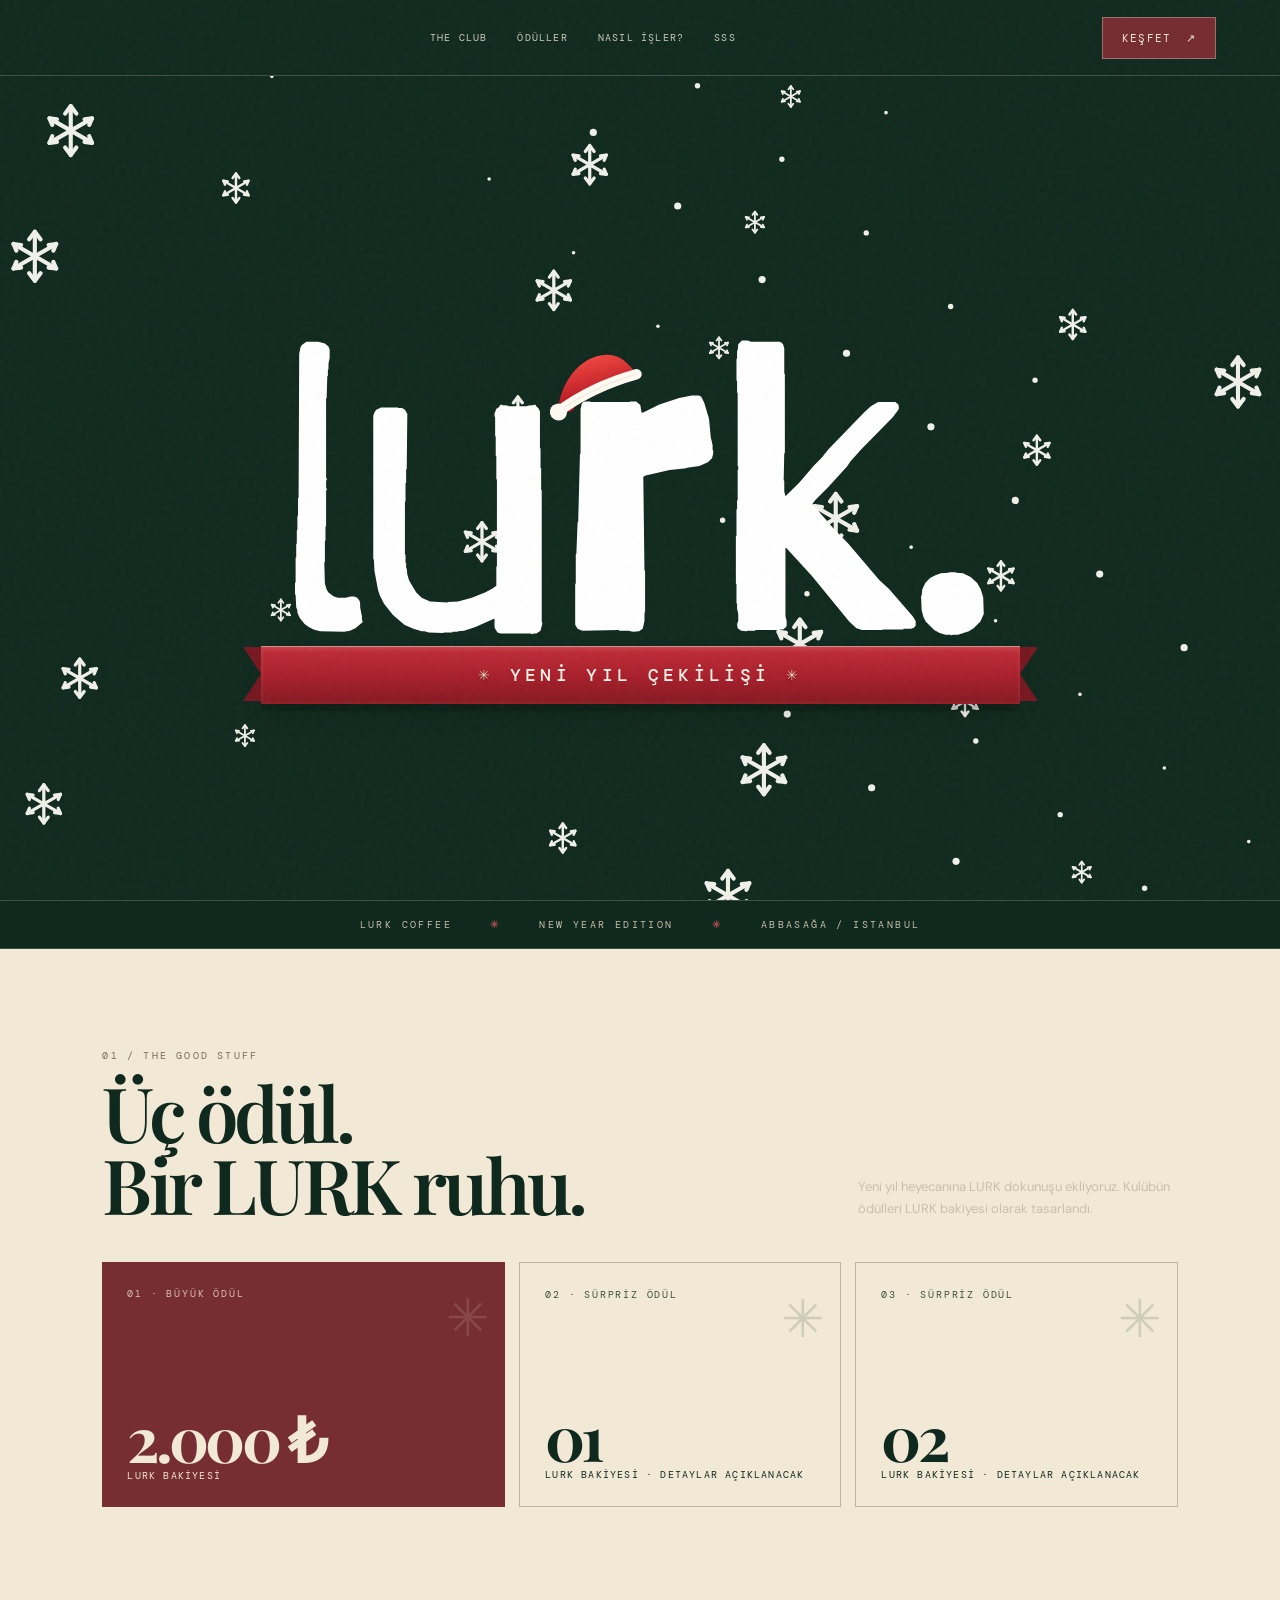
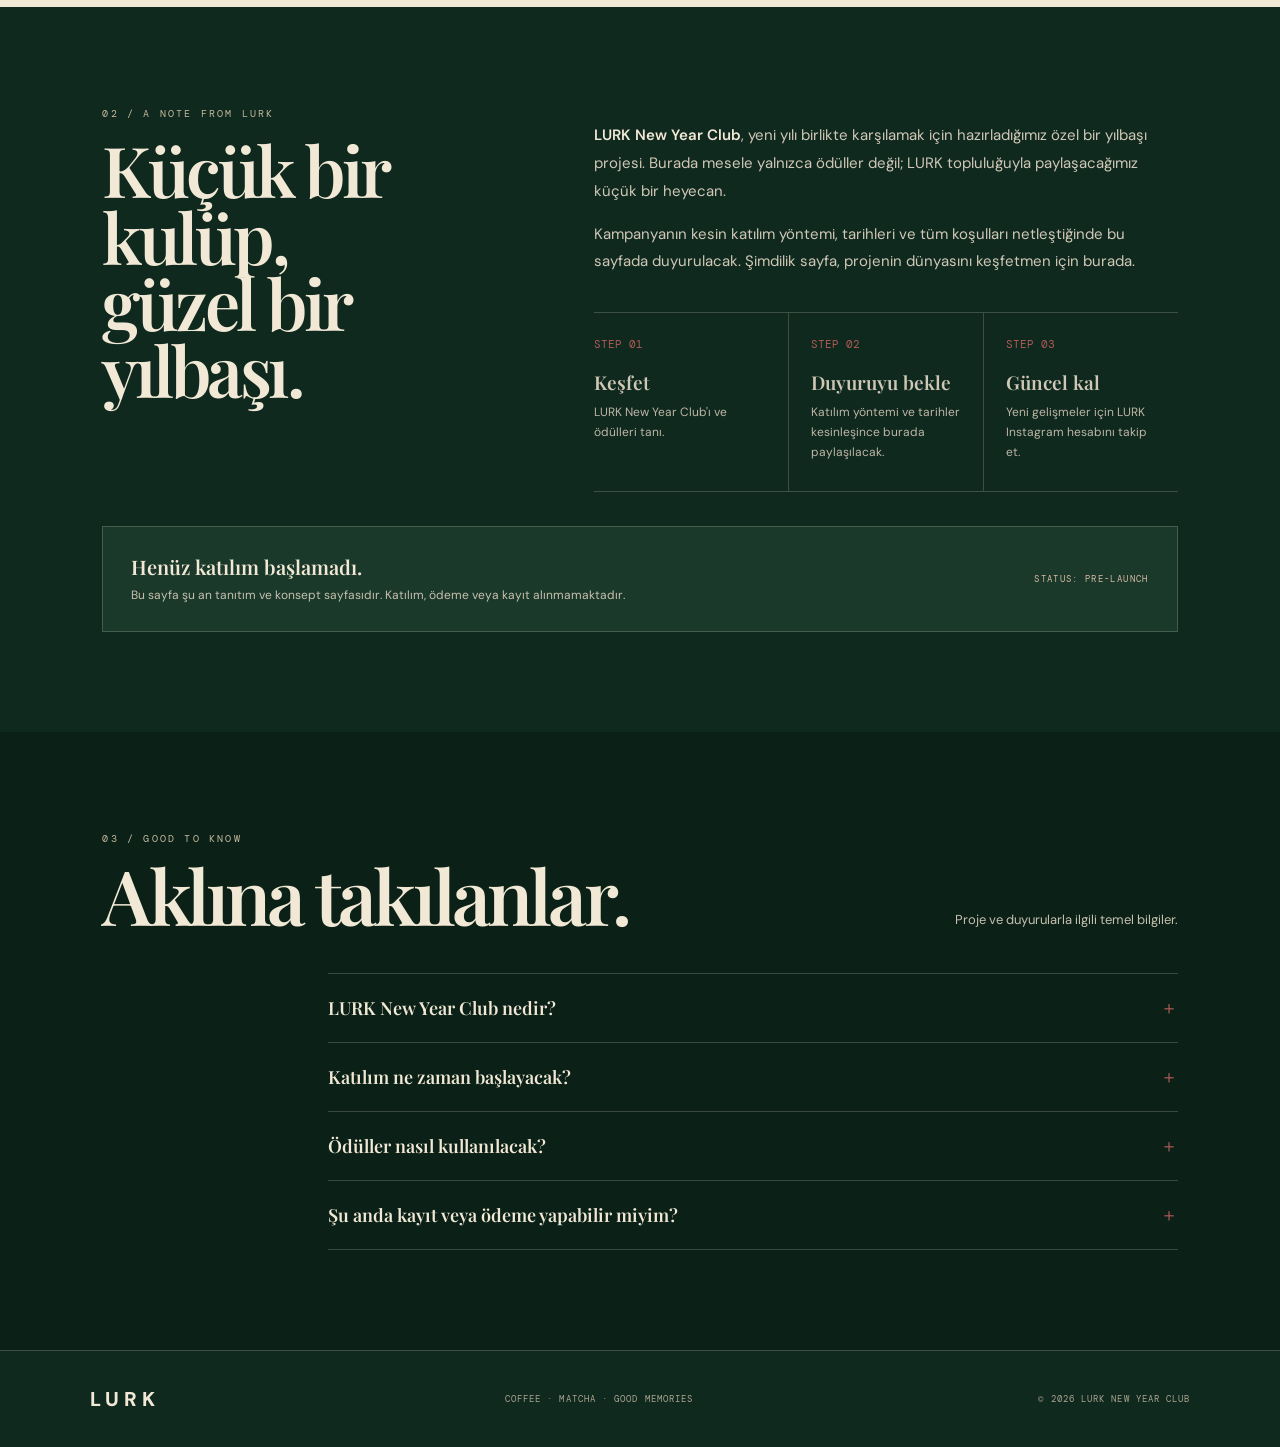
<file: new-year-club/index.html>
<!doctype html>
<html lang="tr">
<head>
  <meta charset="UTF-8">
  <meta name="viewport" content="width=device-width, initial-scale=1">
  <meta name="theme-color" content="#10291f">
  <meta name="description" content="LURK New Year Club. Yeni yıla LURK'le, özel sürprizlerle gir.">
  <title>LURK New Year Club · 2026/27</title>
  <link rel="preconnect" href="https://fonts.googleapis.com">
  <link rel="preconnect" href="https://fonts.gstatic.com" crossorigin>
  <link href="https://fonts.googleapis.com/css2?family=DM+Mono:wght@400;500&family=DM+Sans:wght@400;500;600;700;800&family=Playfair+Display:ital,wght@0,600;0,700;1,600;1,700&display=swap" rel="stylesheet">
  <style>
    :root{--green:#10291f;--green2:#19392b;--cream:#f1e8d5;--paper:#e7dcc5;--red:#762e32;--ink:#18251e;--muted:#b8b49f;--line:rgba(241,232,213,.2);--mono:'DM Mono',monospace;--sans:'DM Sans',sans-serif;--serif:'Playfair Display',Georgia,serif}
    *{box-sizing:border-box}html{scroll-behavior:smooth}body{margin:0;background:var(--green);color:var(--cream);font-family:var(--sans);overflow-x:hidden}a{color:inherit;text-decoration:none}button{font:inherit}
    .grain{position:fixed;inset:0;pointer-events:none;z-index:5;opacity:.075;background-image:url("data:image/svg+xml,%3Csvg viewBox='0 0 180 180' xmlns='http://www.w3.org/2000/svg'%3E%3Cfilter id='n'%3E%3CfeTurbulence type='fractalNoise' baseFrequency='.9' numOctaves='3' stitchTiles='stitch'/%3E%3C/filter%3E%3Crect width='100%25' height='100%25' filter='url(%23n)' opacity='.5'/%3E%3C/svg%3E")}
    header{height:76px;padding:0 clamp(20px,5vw,76px);display:flex;align-items:center;justify-content:space-between;border-bottom:1px solid var(--line);position:relative;z-index:10}
    .brand{font-weight:800;letter-spacing:.25em;font-size:24px}.brand small{display:block;font:9px var(--mono);letter-spacing:.42em;margin-top:2px;text-align:center}
    nav{display:flex;align-items:center;gap:30px;font:10px var(--mono);letter-spacing:.12em;text-transform:uppercase;color:#d2cbb8}nav a:hover{color:#fff}
    .nav-cta,.button{background:var(--red);color:var(--cream);padding:13px 19px;border:1px solid rgba(241,232,213,.35);font:11px var(--mono);letter-spacing:.12em;text-transform:uppercase;display:inline-flex;align-items:center;gap:14px;transition:.2s}.nav-cta:hover,.button:hover{background:#8a3b3f;transform:translateY(-2px)}
    .menu-toggle{display:none;background:none;border:1px solid var(--line);color:var(--cream);padding:8px 11px}
    .hero{min-height:650px;padding:72px clamp(22px,7vw,110px) 64px;display:grid;grid-template-columns:1.08fr .92fr;gap:5vw;align-items:center;position:relative;overflow:hidden}
    .hero:before{content:'27';position:absolute;right:-20px;top:-120px;font:700 clamp(300px,45vw,650px)/1 var(--serif);color:rgba(241,232,213,.035);pointer-events:none}
    .eyebrow,.section-kicker{font:10px var(--mono);letter-spacing:.22em;text-transform:uppercase;color:#c4b89d}
    .eyebrow:before{content:'✳';color:#a65a56;margin-right:12px}
    h1{font:700 clamp(64px,10vw,142px)/.82 var(--serif);letter-spacing:-.075em;margin:30px 0 24px;max-width:760px}
    h1 em{color:#a74d4e;font-weight:600;display:block;margin-left:11%}
    .hero-copy{font:italic 19px/1.55 var(--serif);color:#d8cfbc;max-width:430px;margin:28px 0 30px}
    .hero-actions{display:flex;align-items:center;gap:22px;flex-wrap:wrap}.text-link{font:10px var(--mono);letter-spacing:.12em;text-transform:uppercase;border-bottom:1px solid #9a8d75;padding-bottom:6px}
    .hero-art{min-height:480px;position:relative;display:flex;align-items:center;justify-content:center}
    .orbit{width:min(39vw,470px);aspect-ratio:1;border:1px solid rgba(241,232,213,.28);border-radius:50%;position:absolute}
    .orbit:before,.orbit:after{content:'✳';position:absolute;color:#c8b998;font-size:26px}.orbit:before{top:7%;left:14%}.orbit:after{bottom:10%;right:12%}
    .poster-card{width:min(34vw,390px);min-width:280px;aspect-ratio: .78;background:var(--paper);color:var(--green);padding:22px;transform:rotate(3deg);box-shadow:18px 22px 0 rgba(0,0,0,.18);position:relative}
    .poster-inner{height:100%;border:1px solid rgba(16,41,31,.42);padding:20px 17px;display:flex;flex-direction:column;align-items:center;text-align:center;justify-content:space-between;position:relative;overflow:hidden}
    .poster-inner:before{content:'LURK';position:absolute;bottom:4px;left:0;right:0;font:800 74px var(--sans);letter-spacing:.15em;color:rgba(16,41,31,.045)}
    .poster-top{font:9px var(--mono);letter-spacing:.25em}.poster-title{font:700 clamp(45px,6vw,76px)/.8 var(--serif);letter-spacing:-.08em;margin:15px 0}.poster-title span{display:block;color:var(--red);font-style:italic;margin:12px 0 0 22px}.cup{width:130px;height:112px;margin:5px auto 10px;position:relative}.cup svg{width:100%;height:100%}.poster-foot{font:9px var(--mono);letter-spacing:.16em;line-height:1.8}
    .stamp{position:absolute;right:-23px;bottom:54px;width:100px;height:100px;border:1px solid var(--red);border-radius:50%;color:var(--red);display:grid;place-items:center;text-align:center;font:9px var(--mono);letter-spacing:.12em;transform:rotate(-13deg);background:var(--paper);outline:1px dashed var(--red);outline-offset:-7px}
    .ticker{border-top:1px solid var(--line);border-bottom:1px solid var(--line);padding:17px 0;overflow:hidden;white-space:nowrap;color:#c9bea7;font:10px var(--mono);letter-spacing:.2em;text-transform:uppercase}.ticker span{display:inline-block;animation:marquee 30s linear infinite}.ticker b{color:#a64b4d;margin:0 30px}@keyframes marquee{to{transform:translateX(-50%)}}
    section.content{padding:100px clamp(22px,8vw,120px)}.section-head{display:flex;justify-content:space-between;align-items:end;gap:30px;margin-bottom:42px}.section-head h2{font:600 clamp(42px,6vw,76px)/.95 var(--serif);letter-spacing:-.05em;margin:14px 0 0}.section-head p{max-width:320px;color:#c7c0ae;font-size:13px;line-height:1.7;margin:0}
    .prizes{background:var(--cream);color:var(--green)}.prizes .section-kicker{color:#7b6a55}.prize-grid{display:grid;grid-template-columns:1.25fr 1fr 1fr;gap:14px}.prize{min-height:245px;border:1px solid rgba(16,41,31,.25);padding:25px;display:flex;flex-direction:column;justify-content:space-between;position:relative;overflow:hidden}.prize:first-child{background:var(--red);color:var(--cream);border:0}.prize-num{font:10px var(--mono);letter-spacing:.18em;text-transform:uppercase;opacity:.8}.prize-value{font:700 clamp(35px,5vw,62px)/1 var(--serif);letter-spacing:-.06em}.prize-label{font:10px var(--mono);letter-spacing:.12em;text-transform:uppercase}.prize-mark{position:absolute;right:15px;top:18px;font:52px var(--serif);opacity:.14}
    .about-grid{display:grid;grid-template-columns:.8fr 1.2fr;gap:8vw;align-items:start}.about-grid h2{font:600 clamp(42px,6vw,70px)/.95 var(--serif);letter-spacing:-.05em;margin:16px 0}.about-copy{color:#d0c8b6;font-size:15px;line-height:1.85;max-width:650px}.about-copy strong{color:var(--cream);font-weight:600}
    .steps{display:grid;grid-template-columns:repeat(3,1fr);border-top:1px solid var(--line);border-bottom:1px solid var(--line);margin-top:36px}.step{padding:24px 22px 28px 0}.step+.step{padding-left:22px;border-left:1px solid var(--line)}.step-no{font:11px var(--mono);color:#b05a55}.step h3{font:600 19px var(--serif);margin:18px 0 8px}.step p{font-size:12px;line-height:1.65;color:#bdb6a5;margin:0}
    .notice{background:#1a392b;border:1px solid rgba(241,232,213,.2);padding:26px 28px;display:flex;align-items:center;justify-content:space-between;gap:25px;margin-top:34px}.notice strong{font:600 20px var(--serif)}.notice p{font-size:12px;line-height:1.6;color:#c8c0ae;margin:6px 0 0}.notice-tag{font:9px var(--mono);letter-spacing:.15em;text-transform:uppercase;color:#d8bba2;white-space:nowrap}
    .faq{background:#0b2118}.faq-list{max-width:850px;margin-left:auto}.faq-item{border-top:1px solid var(--line)}.faq-item:last-child{border-bottom:1px solid var(--line)}.faq-q{width:100%;background:none;border:0;color:var(--cream);display:flex;justify-content:space-between;text-align:left;padding:22px 0;font:600 18px var(--serif);cursor:pointer}.faq-q span:last-child{font:18px var(--mono);color:#b15b56}.faq-a{display:none;color:#c4bdac;font-size:13px;line-height:1.8;padding:0 40px 22px 0;max-width:700px}.faq-item.open .faq-a{display:block}
    footer{padding:35px clamp(22px,7vw,100px);border-top:1px solid var(--line);display:flex;align-items:center;justify-content:space-between;gap:20px;color:#aaa48f;font:9px var(--mono);letter-spacing:.12em;text-transform:uppercase}.footer-brand{font:800 20px var(--sans);letter-spacing:.25em;color:var(--cream)}
    @media(max-width:800px){header{height:66px}.menu-toggle{display:block}nav{display:none;position:absolute;top:66px;left:0;right:0;background:var(--green);padding:22px;flex-direction:column;align-items:flex-start;border-bottom:1px solid var(--line)}nav.open{display:flex}.nav-cta{display:none}.hero{grid-template-columns:1fr;padding-top:62px;gap:25px;min-height:auto}.hero-art{min-height:390px}.poster-card{width:290px}.orbit{width:340px}.hero:before{font-size:380px;top:20px}.section-head{display:block}.section-head p{margin-top:18px}.prize-grid{grid-template-columns:1fr}.prize{min-height:190px}.about-grid{grid-template-columns:1fr;gap:25px}.steps{grid-template-columns:1fr}.step,.step+.step{padding:20px 0;border-left:0;border-bottom:1px solid var(--line)}.step:last-child{border-bottom:0}.notice{align-items:flex-start;flex-direction:column}footer{flex-direction:column;align-items:flex-start}}
    @media(prefers-reduced-motion:reduce){*,*:before,*:after{scroll-behavior:auto!important;animation:none!important;transition:none!important}}
  
    /* Mobile-first refinements */

    @media(max-width:600px){
      .hero{display:flex;flex-direction:column;align-items:stretch;padding-top:34px}
      .hero-art{order:0;min-height:345px;margin:0 -8px 22px}
      .hero-copy-wrap{order:1;text-align:center}
      .hero-copy-wrap .eyebrow{display:none}
      .hero-copy-wrap h1{display:none}
      .hero-copy{font-size:18px;max-width:340px;margin:8px auto 22px}
      .hero-actions{justify-content:center}
      .poster-card{width:min(78vw,330px);min-width:0;aspect-ratio:.82;padding:13px;transform:rotate(1.5deg);box-shadow:10px 13px 0 rgba(0,0,0,.2)}
      .poster-inner{padding:17px 12px}
      .poster-top{font-size:8px;letter-spacing:.18em}
      .poster-title{font-size:clamp(52px,15vw,72px);margin:15px 0}
      .cup{width:125px;height:110px;margin:8px auto 12px}
      .poster-foot{font-size:8px}
      .stamp{right:-2px;bottom:28px;width:76px;height:76px;font-size:7px}
      .prize{background:#e7dcc5;border:1px solid rgba(118,46,50,.5);outline:1px dashed rgba(118,46,50,.45);outline-offset:-6px}
      .prize:first-child{background:#762e32;color:#f1e8d5;outline-color:rgba(241,232,213,.55)}
      .prize-value{font-size:50px}
    }

    @media(max-width:600px){
      .topline{height:27px;font-size:8px;letter-spacing:.12em}
      header{height:62px;padding:0 18px}
      .brand{font-size:21px}
      .brand small{font-size:8px}
      .menu-toggle{font-size:9px;letter-spacing:.12em;padding:8px 10px}
      nav{top:62px;padding:20px 22px;gap:22px}
      nav a{font-size:11px}
      .hero{padding:52px 22px 35px;gap:0;min-height:0;display:flex;flex-direction:column;align-items:stretch}
      .eyebrow{font-size:9px;letter-spacing:.14em}
      h1{font-size:clamp(58px,17vw,86px);line-height:.83;margin:25px 0 18px;letter-spacing:-.08em}
      h1 em{margin-left:8%}
      .hero-copy{font-size:17px;line-height:1.45;margin:0 0 23px;max-width:330px}
      .hero-actions{gap:17px}
      .button{font-size:10px;padding:13px 15px}
      .text-link{font-size:9px}
      .hero-art{min-height:365px;margin:0 -5px 0}
      .orbit{width:310px;max-width:88vw}
      .poster-card{width:min(76vw,300px);min-width:0;padding:15px;transform:rotate(2deg)}
      .poster-inner{padding:16px 12px}
      .poster-top{font-size:8px}
      .poster-title{font-size:clamp(48px,14vw,66px);margin:10px 0}
      .cup{width:112px;height:96px}
      .poster-foot{font-size:8px}
      .stamp{width:78px;height:78px;right:-5px;bottom:34px;font-size:7px}
      .ticker{padding:13px 0;font-size:9px}
      section.content{padding:68px 22px}
      .section-head{margin-bottom:28px}
      .section-head h2{font-size:48px;line-height:.98}
      .section-head p{font-size:12px;line-height:1.65;margin-top:14px}
      .prize-grid{gap:10px}
      .prize{min-height:155px;padding:20px}
      .prize:first-child{min-height:175px}
      .prize-num,.prize-label{font-size:9px}
      .prize-value{font-size:48px}
      .prize-mark{font-size:42px}
      .about-grid{gap:18px}
      .about-grid h2{font-size:48px}
      .about-copy{font-size:13px;line-height:1.8}
      .steps{margin-top:26px}
      .step,.step+.step{padding:18px 0}
      .step h3{font-size:18px;margin:10px 0 6px}
      .step p{font-size:11px}
      .notice{padding:20px;margin-top:25px;gap:12px}
      .notice strong{font-size:18px}
      .notice p{font-size:11px}
      .notice-tag{font-size:8px}
      .faq .section-head h2{font-size:43px}
      .faq-q{font-size:16px;padding:19px 0;gap:14px}
      .faq-a{font-size:12px;padding-right:20px}
      footer{padding:28px 22px;gap:12px;font-size:8px}
    }
    @media(max-width:380px){
      .hero{padding-left:18px;padding-right:18px}
      .hero-art{min-height:330px}
      .poster-card{width:260px}
      .stamp{right:-8px}
      .hero-actions{align-items:flex-start;flex-direction:column;gap:14px}
      .section-head h2,.about-grid h2{font-size:43px}
    }


    /* Requested opening layout */
    header{justify-content:center}
    header nav{margin:0 auto}
    .opening-logo{position:absolute;z-index:2;top:34px;left:50%;transform:translateX(-50%);width:min(330px,34vw);pointer-events:none}
    .opening-logo img{display:block;width:100%;height:auto}
    .hero{padding-top:155px}
    @media(max-width:800px){
      header{justify-content:flex-end}
      header nav{margin:0}
      .opening-logo{top:28px;width:min(270px,72vw)}
      .hero{padding-top:145px}
    }
    @media(max-width:600px){.hero{padding-top:140px}}

    /* Minimal green opening screen with centered white LURK mark */
    .hero.logo-splash{min-height:calc(100svh - 76px);height:calc(100svh - 76px);padding:0;margin:0;display:flex;align-items:center;justify-content:center;background:var(--green);overflow:hidden}
    .hero.logo-splash:before{display:none}
    .logo-splash .opening-logo{position:static;top:auto;left:auto;transform:none;width:min(68vw,760px);margin:0}
    .logo-splash .opening-logo img{display:block;width:100%;height:auto;filter:brightness(0) invert(1)}
    @media(max-width:800px){.hero.logo-splash{min-height:calc(100svh - 66px);height:calc(100svh - 66px);padding:0}.logo-splash .opening-logo{width:min(72vw,520px)}}
    @media(max-width:600px){.hero.logo-splash{min-height:calc(100svh - 62px);height:calc(100svh - 62px);padding:0}.logo-splash .opening-logo{width:min(76vw,430px)}}

    /* Subtle New Year details around the LURK wordmark */
    .festive-logo{position:relative}
    .festive-logo .santa-hat{position:absolute;z-index:2;left:8%;top:-10%;width:17%;height:21%;transform:rotate(-17deg);pointer-events:none}
    .santa-hat:before{content:"";position:absolute;left:8%;bottom:13%;width:88%;height:82%;background:#a93438;clip-path:polygon(0 100%,19% 38%,45% 0,100% 100%);border-radius:7px 7px 2px 2px}
    .santa-hat:after{content:"";position:absolute;left:0;bottom:5%;width:100%;height:18%;background:#fff8e9;border-radius:8px;box-shadow:0 1px 2px #0003}
    .logo-snow{position:absolute;color:#fff8e9;line-height:1;pointer-events:none;text-shadow:0 1px 8px #fff5}
    .snow-one{right:5%;top:-13%;font-size:clamp(18px,3vw,34px)}
    .snow-two{right:-4%;bottom:2%;font-size:clamp(15px,2.3vw,25px)}
    .holly{position:absolute;right:13%;top:-12%;width:54px;height:34px;transform:rotate(12deg);pointer-events:none}
    .holly i{position:absolute;top:8px;width:25px;height:13px;background:#477b4e;border-radius:100% 0 100% 0}
    .holly i:first-child{left:2px;transform:rotate(25deg)}
    .holly i:nth-child(2){right:2px;transform:scaleX(-1) rotate(25deg)}
    .holly b{position:absolute;left:22px;top:13px;width:8px;height:8px;border-radius:50%;background:#c23b40;box-shadow:7px 2px 0 #c23b40,3px -5px 0 #c23b40}
    /* Align Santa hat directly with the upper stroke of the L */
    .festive-logo .santa-hat{left:0.8%;top:-18%;width:13%;height:23%;transform:rotate(-12deg)}
    @media(max-width:600px){.festive-logo .santa-hat{left:0.8%;top:-18%;width:14%;height:24%}.holly{right:10%;top:-15%;transform:scale(.78) rotate(12deg)}}

    /* Fix: decorations are positioned relative to the centered logo itself */
    .hero.logo-splash .opening-logo{position:relative!important;top:auto!important;left:auto!important;transform:none!important;isolation:isolate}
    .hero.logo-splash .santa-hat{left:.5%;top:-15%;width:14%;height:24%;transform:rotate(-12deg)}
    @media(max-width:600px){.hero.logo-splash .santa-hat{left:.5%;top:-15%;width:15%;height:25%}}

    /* Final festive treatment: exact wordmark with dense snowfall overlay */
    .hero.logo-splash .opening-logo{position:relative!important;top:auto!important;left:auto!important;transform:none!important;width:min(62vw,690px);aspect-ratio:1155/496;isolation:isolate}
    .hero.logo-splash .opening-logo .wordmark{position:absolute;inset:0;z-index:1;display:block;width:100%;height:100%;filter:brightness(0) invert(1)}
    .hero.logo-splash .opening-logo .snowfall-overlay{position:absolute;inset:0;z-index:2;display:block;width:100%;height:100%;object-fit:contain;pointer-events:none}
    @media(max-width:800px){.hero.logo-splash .opening-logo{width:min(78vw,560px)}}
    @media(max-width:600px){.hero.logo-splash .opening-logo{width:min(82vw,460px)}}

    /* Full-viewport snowfall, with the hat attached to the L */
    .hero.logo-splash{position:relative;isolation:isolate}
    .hero.logo-splash>.snowfall-overlay{position:absolute;inset:0;z-index:0;width:100%;height:100%;object-fit:cover;display:block;pointer-events:none}
    .hero.logo-splash .opening-logo{z-index:2}
    .hero.logo-splash .opening-logo .wordmark{z-index:1}
    .hero.logo-splash .opening-logo .santa-hat-art{position:absolute;z-index:3;left:-2.5%;top:-22%;width:23%;height:auto;display:block;filter:none;transform:rotate(-8deg);pointer-events:none}
    @media(max-width:600px){.hero.logo-splash .opening-logo .santa-hat-art{left:-2%;top:-21%;width:24%}}

    /* Santa hat: smaller and seated directly on the L */
    .hero.logo-splash .opening-logo .santa-hat-art{
      left:37%;top:6%;width:14.5%;height:auto;
      transform:rotate(-13deg);transform-origin:22% 78%;
    }
    /* Red horizontal campaign ribbon under the wordmark */
    .hero.logo-splash .new-year-ribbon{
      position:absolute;z-index:4;left:-5%;bottom:-23%;width:110%;height:clamp(38px,5.8vw,58px);
      display:flex;align-items:center;justify-content:center;
      background:linear-gradient(180deg,#c12d38 0%,#a91f2b 52%,#861923 100%);color:#fff4e7;
      border-top:1px solid rgba(255,245,225,.55);border-bottom:2px solid rgba(70,0,8,.35);
      box-shadow:0 7px 0 rgba(0,0,0,.14),0 12px 22px rgba(0,0,0,.12),inset 0 2px 4px rgba(255,255,255,.13);
      font:500 clamp(11px,1.65vw,18px) var(--mono);
      letter-spacing:.24em;text-align:center;
      transform-origin:50% 0;
      animation:ribbon-sway 3.8s ease-in-out infinite;
    }
    .hero.logo-splash .new-year-ribbon span:before,
    .hero.logo-splash .new-year-ribbon span:after{
      content:"✳";display:inline-block;color:#f5d9b7;font-size:.78em;vertical-align:1px;
      margin:0 1.1em;text-shadow:0 1px 2px #64111a;
    }
    @keyframes ribbon-sway{
      0%,100%{transform:rotate(-1.1deg) translateY(0)}
      50%{transform:rotate(1.1deg) translateY(2px)}
    }
    @media(prefers-reduced-motion:reduce){.hero.logo-splash .new-year-ribbon{animation:none}}
    .hero.logo-splash .new-year-ribbon:before,
    .hero.logo-splash .new-year-ribbon:after{
      content:"";position:absolute;top:0;width:0;height:0;border-top:calc(clamp(34px,5.5vw,54px)/2) solid #761720;
      border-bottom:calc(clamp(34px,5.5vw,54px)/2) solid #761720;
    }
    .hero.logo-splash .new-year-ribbon:before{left:-18px;border-left:18px solid transparent}
    .hero.logo-splash .new-year-ribbon:after{right:-18px;border-right:18px solid transparent}
    .hero.logo-splash .new-year-ribbon span{position:relative;z-index:1}
    @media(max-width:600px){
      .hero.logo-splash .opening-logo .santa-hat-art{left:37%;top:6%;width:15.5%}
      .hero.logo-splash .new-year-ribbon{left:-3%;width:106%;bottom:-24%;height:38px;font-size:11px;letter-spacing:.18em}
      .hero.logo-splash .new-year-ribbon:before,.hero.logo-splash .new-year-ribbon:after{border-top-width:18px;border-bottom-width:18px}
    }
  </style>
</head>
<body>
  <div class="grain"></div>
  <header>
    <button class="menu-toggle" aria-label="Menüyü aç" aria-expanded="false">MENU +</button>
    <nav>
      <a href="#club">The Club</a><a href="#prizes">Ödüller</a><a href="#how">Nasıl işler?</a><a href="#faq">SSS</a>
    </nav>
    <a class="nav-cta" href="#club">Keşfet <span>↗</span></a>
  </header>
  <main id="top">
    <section class="hero logo-splash" id="club" aria-label="LURK">
      <img class="snowfall-overlay" src="./snowfall-full.svg" alt="" aria-hidden="true">
      <div class="opening-logo festive-logo">
        <img class="wordmark" src="./lurk-logo.svg" alt="LURK">
        <img class="santa-hat-art" src="./santa-hat.svg" alt="" aria-hidden="true">
        <div class="new-year-ribbon"><span>YENİ YIL ÇEKİLİŞİ</span></div>
      </div>
    </section>
    <div class="ticker" style="text-align:center;letter-spacing:.24em">LURK COFFEE <b>✳</b> NEW YEAR EDITION <b>✳</b> ABBASAĞA / ISTANBUL</div>
    <section class="content prizes" id="prizes">
      <div class="section-head"><div><div class="section-kicker">01 / The good stuff</div><h2>Üç ödül.<br>Bir LURK ruhu.</h2></div><p>Yeni yıl heyecanına LURK dokunuşu ekliyoruz. Kulübün ödülleri LURK bakiyesi olarak tasarlandı.</p></div>
      <div class="prize-grid">
        <article class="prize"><span class="prize-num">01 · Büyük ödül</span><span class="prize-mark">✳</span><div><div class="prize-value">2.000 ₺</div><div class="prize-label">LURK bakiyesi</div></div></article>
        <article class="prize"><span class="prize-num">02 · Sürpriz ödül</span><span class="prize-mark">✳</span><div><div class="prize-value">01</div><div class="prize-label">LURK bakiyesi · detaylar açıklanacak</div></div></article>
        <article class="prize"><span class="prize-num">03 · Sürpriz ödül</span><span class="prize-mark">✳</span><div><div class="prize-value">02</div><div class="prize-label">LURK bakiyesi · detaylar açıklanacak</div></div></article>
      </div>
    </section>
    <section class="content" id="how">
      <div class="about-grid">
        <div><div class="section-kicker">02 / A note from LURK</div><h2>Küçük bir kulüp,<br>güzel bir yılbaşı.</h2></div>
        <div class="about-copy"><p><strong>LURK New Year Club</strong>, yeni yılı birlikte karşılamak için hazırladığımız özel bir yılbaşı projesi. Burada mesele yalnızca ödüller değil; LURK topluluğuyla paylaşacağımız küçük bir heyecan.</p><p>Kampanyanın kesin katılım yöntemi, tarihleri ve tüm koşulları netleştiğinde bu sayfada duyurulacak. Şimdilik sayfa, projenin dünyasını keşfetmen için burada.</p>
          <div class="steps"><div class="step"><div class="step-no">STEP 01</div><h3>Keşfet</h3><p>LURK New Year Club'ı ve ödülleri tanı.</p></div><div class="step"><div class="step-no">STEP 02</div><h3>Duyuruyu bekle</h3><p>Katılım yöntemi ve tarihler kesinleşince burada paylaşılacak.</p></div><div class="step"><div class="step-no">STEP 03</div><h3>Güncel kal</h3><p>Yeni gelişmeler için LURK Instagram hesabını takip et.</p></div></div>
        </div>
      </div>
      <div class="notice"><div><strong>Henüz katılım başlamadı.</strong><p>Bu sayfa şu an tanıtım ve konsept sayfasıdır. Katılım, ödeme veya kayıt alınmamaktadır.</p></div><div class="notice-tag">STATUS: PRE-LAUNCH</div></div>
    </section>
    <section class="content faq" id="faq">
      <div class="section-head"><div><div class="section-kicker">03 / Good to know</div><h2>Aklına takılanlar.</h2></div><p>Proje ve duyurularla ilgili temel bilgiler.</p></div>
      <div class="faq-list">
        <div class="faq-item"><button class="faq-q" aria-expanded="false">LURK New Year Club nedir?<span>＋</span></button><div class="faq-a">LURK tarafından hazırlanan, yeni yıl dönemine özel ödül ve topluluk etkinliği konseptidir.</div></div>
        <div class="faq-item"><button class="faq-q" aria-expanded="false">Katılım ne zaman başlayacak?<span>＋</span></button><div class="faq-a">Katılım yöntemi, takvim ve koşullar kesinleştiğinde bu sayfa ve LURK'ün sosyal medya hesapları üzerinden duyurulacaktır.</div></div>
        <div class="faq-item"><button class="faq-q" aria-expanded="false">Ödüller nasıl kullanılacak?<span>＋</span></button><div class="faq-a">Büyük ödül için 2.000 TL LURK bakiyesi planlanmaktadır. Kullanım koşulları ve diğer ödüllerin tutarları kesin kampanya duyurusunda açıklanacaktır.</div></div>
        <div class="faq-item"><button class="faq-q" aria-expanded="false">Şu anda kayıt veya ödeme yapabilir miyim?<span>＋</span></button><div class="faq-a">Hayır. Bu ön izleme sayfasında herhangi bir kayıt veya ödeme alınmamaktadır.</div></div>
      </div>
    </section>
  </main>
  <footer><a class="footer-brand" href="#top">LURK</a><span>COFFEE · MATCHA · GOOD MEMORIES</span><span>© 2026 LURK NEW YEAR CLUB</span></footer>
  <script>
    const toggle=document.querySelector('.menu-toggle');const nav=document.querySelector('nav');
    toggle.addEventListener('click',()=>{const open=nav.classList.toggle('open');toggle.setAttribute('aria-expanded',String(open));toggle.textContent=open?'CLOSE −':'MENU +'});
    nav.querySelectorAll('a').forEach(a=>a.addEventListener('click',()=>{nav.classList.remove('open');toggle.setAttribute('aria-expanded','false');toggle.textContent='MENU +'}));
    document.querySelectorAll('.faq-q').forEach(btn=>btn.addEventListener('click',()=>{const item=btn.closest('.faq-item');const open=item.classList.toggle('open');btn.setAttribute('aria-expanded',String(open));btn.querySelector('span').textContent=open?'−':'＋'}));
  </script>
</body>
</html>
</file>
